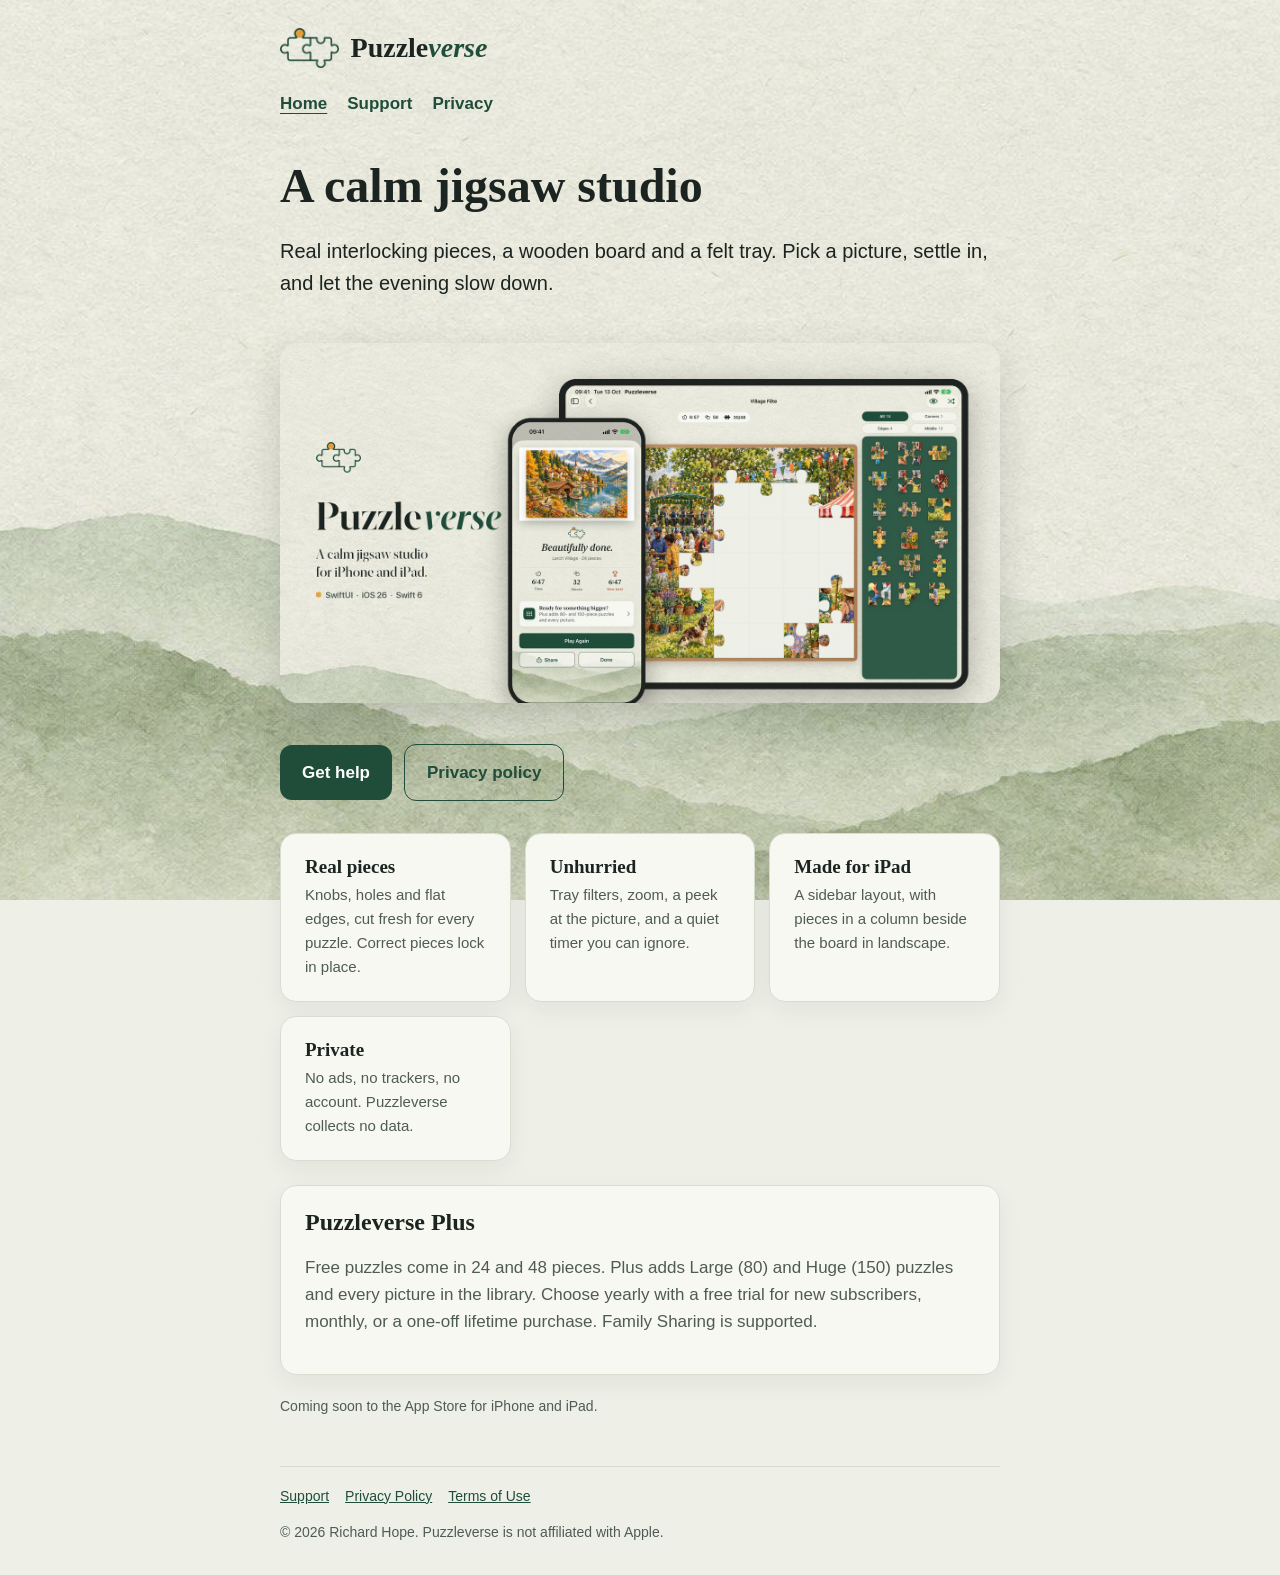
<file: index.html>
<!doctype html>
<html lang="en-GB">
<head>
<meta charset="utf-8">
<meta name="viewport" content="width=device-width, initial-scale=1">
<title>Puzzleverse – a calm jigsaw studio for iPhone and iPad</title>
<meta name="description" content="Puzzleverse is a calm jigsaw studio for iPhone and iPad: real interlocking pieces, a wooden board and no ads.">
<link rel="icon" href="assets/logo.png">
<link rel="stylesheet" href="assets/site.css">
</head>
<body>
<div class="wrap">
<header class="site">
  <a class="brand" href="./"><img src="assets/logo.png" alt=""><span class="wordmark">Puzzle<em>verse</em></span></a>
  <nav class="site" aria-label="Site">
    <a href="./" aria-current="page">Home</a>
    <a href="support.html">Support</a>
    <a href="privacy.html">Privacy</a>
  </nav>
</header>
<main>
<h1>A calm jigsaw studio</h1>
<p class="lead">Real interlocking pieces, a wooden board and a felt tray. Pick a picture, settle in, and let the evening slow down.</p>
<img class="hero-img" src="assets/hero.jpg" alt="Puzzleverse on iPhone and iPad: a finished watercolour puzzle and a puzzle in progress with a side tray of pieces" width="1600" height="800">
<p><a class="button" href="support.html">Get help</a><a class="button secondary" href="privacy.html">Privacy policy</a></p>
<section class="features" aria-label="Features">
  <div class="card"><h3>Real pieces</h3><p>Knobs, holes and flat edges, cut fresh for every puzzle. Correct pieces lock in place.</p></div>
  <div class="card"><h3>Unhurried</h3><p>Tray filters, zoom, a peek at the picture, and a quiet timer you can ignore.</p></div>
  <div class="card"><h3>Made for iPad</h3><p>A sidebar layout, with pieces in a column beside the board in landscape.</p></div>
  <div class="card"><h3>Private</h3><p>No ads, no trackers, no account. Puzzleverse collects no data.</p></div>
</section>
<div class="card">
  <h2 style="margin-top:0">Puzzleverse Plus</h2>
  <p>Free puzzles come in 24 and 48 pieces. Plus adds Large (80) and Huge (150) puzzles and every picture in the library. Choose yearly with a free trial for new subscribers, monthly, or a one-off lifetime purchase. Family Sharing is supported.</p>
</div>
<p class="meta">Coming soon to the App Store for iPhone and iPad.</p>
</main>
<footer class="site">
  <a href="support.html">Support</a><a href="privacy.html">Privacy Policy</a><a href="https://www.apple.com/legal/internet-services/itunes/dev/stdeula/">Terms of Use</a>
  <p>© 2026 Richard Hope. Puzzleverse is not affiliated with Apple.</p>
</footer>
</div>
</body>
</html>
</file>
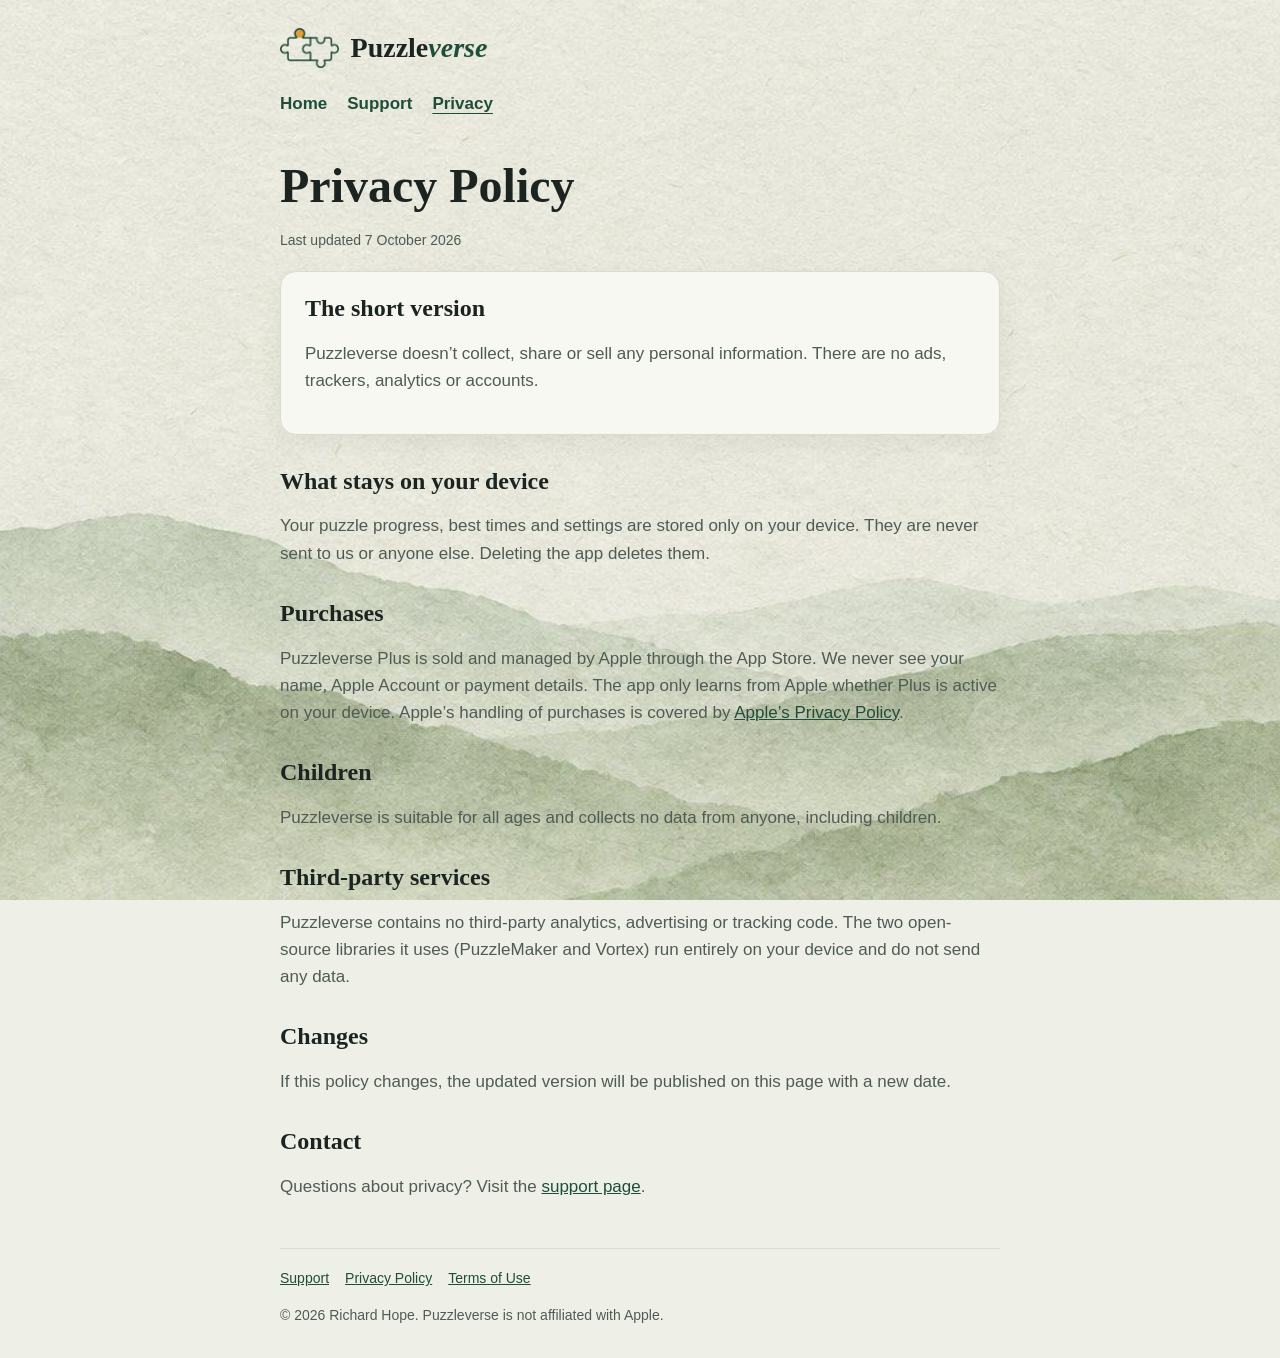
<file: privacy.html>
<!doctype html>
<html lang="en-GB">
<head>
<meta charset="utf-8">
<meta name="viewport" content="width=device-width, initial-scale=1">
<title>Privacy Policy – Puzzleverse</title>
<meta name="description" content="Puzzleverse collects no personal data. No ads, trackers or analytics.">
<link rel="icon" href="assets/logo.png">
<link rel="stylesheet" href="assets/site.css">
</head>
<body>
<div class="wrap">
<header class="site">
  <a class="brand" href="./"><img src="assets/logo.png" alt=""><span class="wordmark">Puzzle<em>verse</em></span></a>
  <nav class="site" aria-label="Site">
    <a href="./">Home</a>
    <a href="support.html">Support</a>
    <a href="privacy.html" aria-current="page">Privacy</a>
  </nav>
</header>
<main>
<h1>Privacy Policy</h1>
<p class="meta">Last updated 7 October 2026</p>
<div class="card">
  <h2 style="margin-top:0">The short version</h2>
  <p>Puzzleverse doesn’t collect, share or sell any personal information. There are no ads, trackers, analytics or accounts.</p>
</div>
<h2>What stays on your device</h2>
<p>Your puzzle progress, best times and settings are stored only on your device. They are never sent to us or anyone else. Deleting the app deletes them.</p>
<h2>Purchases</h2>
<p>Puzzleverse Plus is sold and managed by Apple through the App Store. We never see your name, Apple Account or payment details. The app only learns from Apple whether Plus is active on your device. Apple’s handling of purchases is covered by <a href="https://www.apple.com/legal/privacy/">Apple’s Privacy Policy</a>.</p>
<h2>Children</h2>
<p>Puzzleverse is suitable for all ages and collects no data from anyone, including children.</p>
<h2>Third-party services</h2>
<p>Puzzleverse contains no third-party analytics, advertising or tracking code. The two open-source libraries it uses (PuzzleMaker and Vortex) run entirely on your device and do not send any data.</p>
<h2>Changes</h2>
<p>If this policy changes, the updated version will be published on this page with a new date.</p>
<h2>Contact</h2>
<p>Questions about privacy? Visit the <a href="support.html">support page</a>.</p>
</main>
<footer class="site">
  <a href="support.html">Support</a><a href="privacy.html">Privacy Policy</a><a href="https://www.apple.com/legal/internet-services/itunes/dev/stdeula/">Terms of Use</a>
  <p>© 2026 Richard Hope. Puzzleverse is not affiliated with Apple.</p>
</footer>
</div>
</body>
</html>
</file>
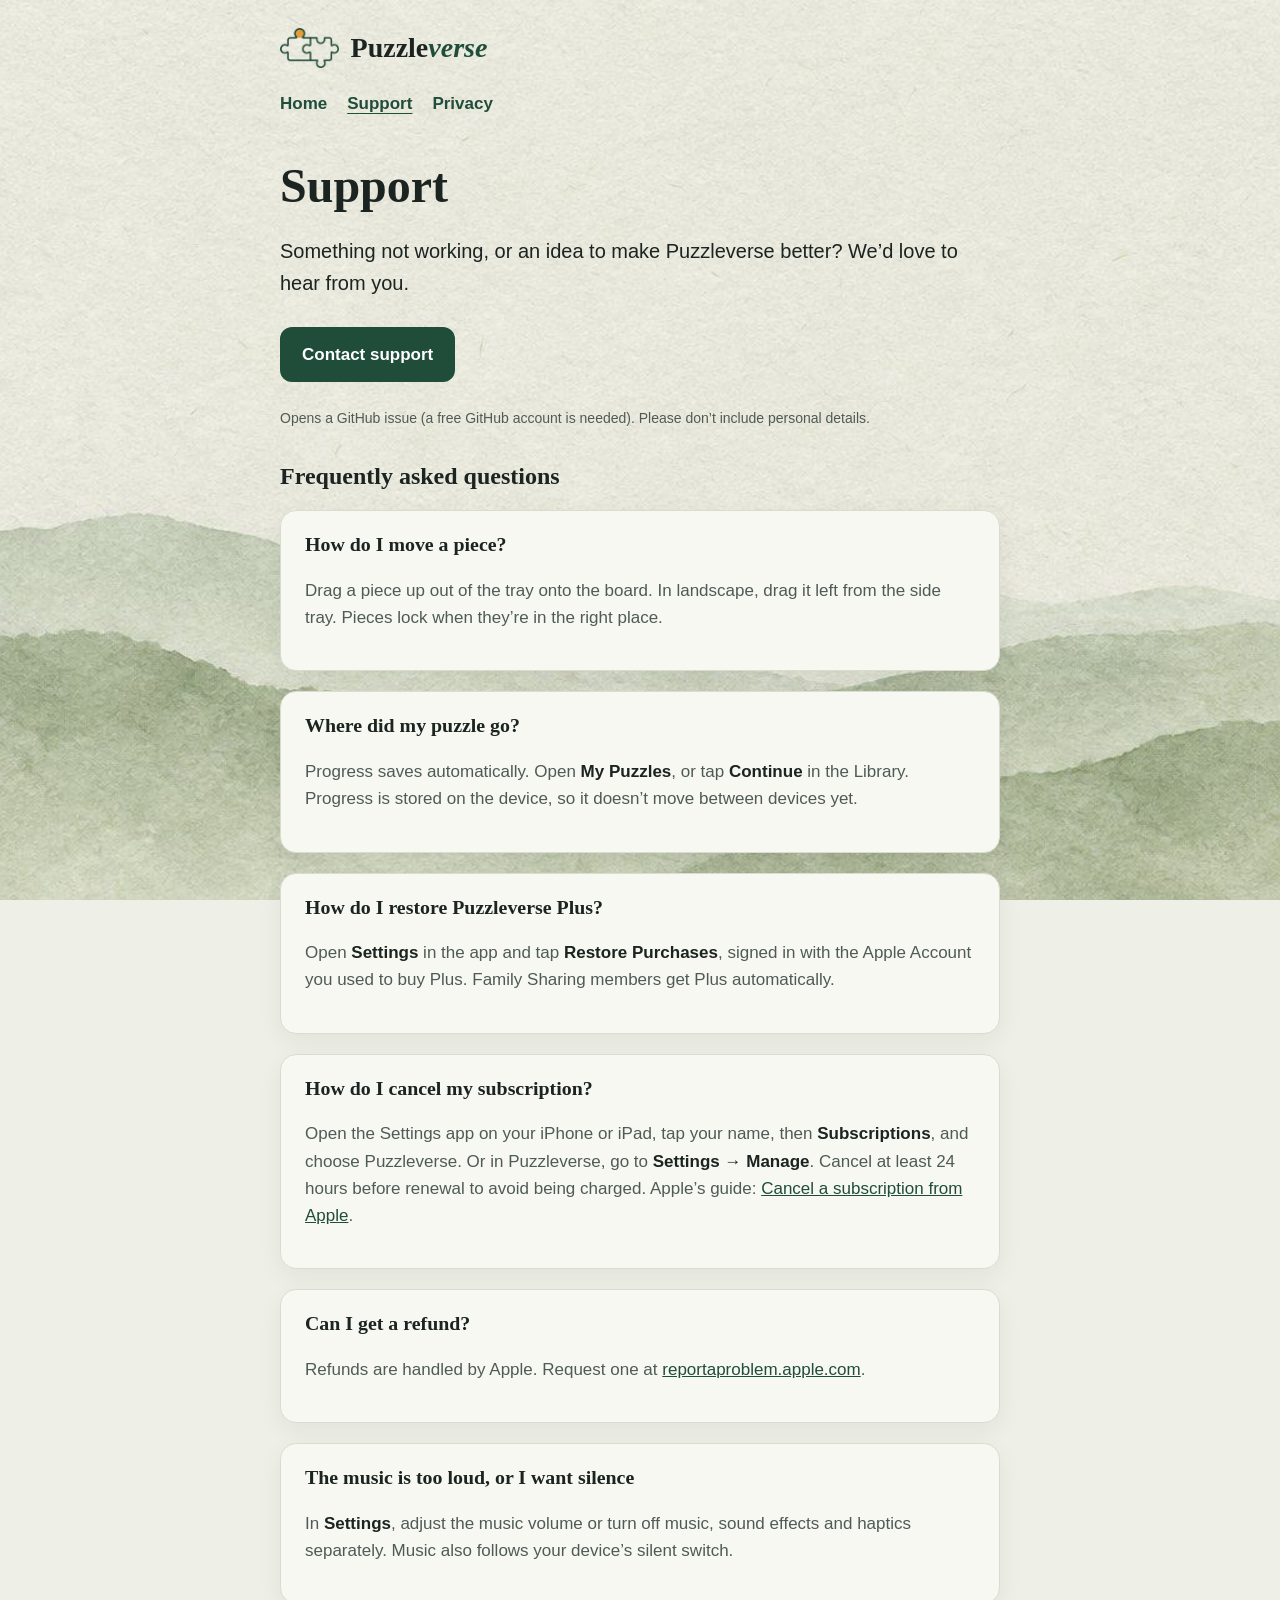
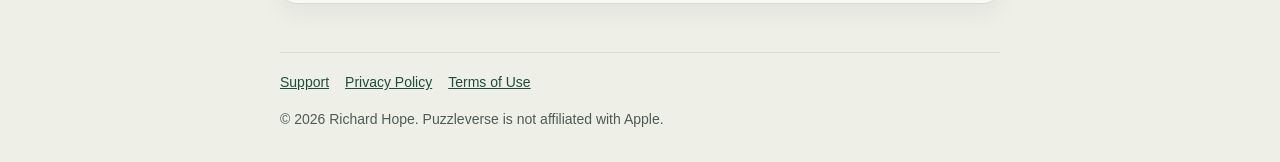
<file: support.html>
<!doctype html>
<html lang="en-GB">
<head>
<meta charset="utf-8">
<meta name="viewport" content="width=device-width, initial-scale=1">
<title>Support – Puzzleverse</title>
<meta name="description" content="Help with Puzzleverse, the calm jigsaw studio for iPhone and iPad.">
<link rel="icon" href="assets/logo.png">
<link rel="stylesheet" href="assets/site.css">
</head>
<body>
<div class="wrap">
<header class="site">
  <a class="brand" href="./"><img src="assets/logo.png" alt=""><span class="wordmark">Puzzle<em>verse</em></span></a>
  <nav class="site" aria-label="Site">
    <a href="./">Home</a>
    <a href="support.html" aria-current="page">Support</a>
    <a href="privacy.html">Privacy</a>
  </nav>
</header>
<main>
<h1>Support</h1>
<p class="lead">Something not working, or an idea to make Puzzleverse better? We’d love to hear from you.</p>
<p><a class="button" href="https://github.com/richiehopedbt/puzzleverse-site/issues/new">Contact support</a></p>
<p class="meta">Opens a GitHub issue (a free GitHub account is needed). Please don’t include personal details.</p>
<h2>Frequently asked questions</h2>
<div class="card">
  <h3 style="margin-top:0">How do I move a piece?</h3>
  <p>Drag a piece up out of the tray onto the board. In landscape, drag it left from the side tray. Pieces lock when they’re in the right place.</p>
</div>
<div class="card">
  <h3 style="margin-top:0">Where did my puzzle go?</h3>
  <p>Progress saves automatically. Open <strong>My Puzzles</strong>, or tap <strong>Continue</strong> in the Library. Progress is stored on the device, so it doesn’t move between devices yet.</p>
</div>
<div class="card">
  <h3 style="margin-top:0">How do I restore Puzzleverse Plus?</h3>
  <p>Open <strong>Settings</strong> in the app and tap <strong>Restore Purchases</strong>, signed in with the Apple Account you used to buy Plus. Family Sharing members get Plus automatically.</p>
</div>
<div class="card">
  <h3 style="margin-top:0">How do I cancel my subscription?</h3>
  <p>Open the Settings app on your iPhone or iPad, tap your name, then <strong>Subscriptions</strong>, and choose Puzzleverse. Or in Puzzleverse, go to <strong>Settings → Manage</strong>. Cancel at least 24 hours before renewal to avoid being charged. Apple’s guide: <a href="https://support.apple.com/en-gb/118428">Cancel a subscription from Apple</a>.</p>
</div>
<div class="card">
  <h3 style="margin-top:0">Can I get a refund?</h3>
  <p>Refunds are handled by Apple. Request one at <a href="https://reportaproblem.apple.com">reportaproblem.apple.com</a>.</p>
</div>
<div class="card">
  <h3 style="margin-top:0">The music is too loud, or I want silence</h3>
  <p>In <strong>Settings</strong>, adjust the music volume or turn off music, sound effects and haptics separately. Music also follows your device’s silent switch.</p>
</div>
</main>
<footer class="site">
  <a href="support.html">Support</a><a href="privacy.html">Privacy Policy</a><a href="https://www.apple.com/legal/internet-services/itunes/dev/stdeula/">Terms of Use</a>
  <p>© 2026 Richard Hope. Puzzleverse is not affiliated with Apple.</p>
</footer>
</div>
</body>
</html>
</file>
<file: assets/site.css>
:root {
  --linen: #EEF0E8; --paper: #F8F8F3; --pine: #1F4D3A; --saffron: #E9A23B;
  --ink: #1B2420; --muted: #4F5B55; --hairline: #D9DDD0;
}
* { box-sizing: border-box; }
html { -webkit-text-size-adjust: 100%; }
body {
  margin: 0; color: var(--ink); background: var(--linen) url("paper.jpg") center bottom / cover fixed;
  font: 17px/1.6 -apple-system, BlinkMacSystemFont, "SF Pro Text", "Helvetica Neue", Arial, sans-serif;
}
.wrap { max-width: 760px; margin: 0 auto; padding: 0 20px; }
header.site { padding: 28px 0 8px; }
header.site a.brand { display: inline-flex; align-items: center; gap: 12px; text-decoration: none; color: var(--ink); }
header.site img { height: 40px; width: auto; }
.wordmark { font: 600 28px/1 "New York", "Iowan Old Style", Georgia, serif; }
.wordmark em { color: var(--pine); }
nav.site { display: flex; gap: 20px; flex-wrap: wrap; margin-top: 14px; font-weight: 600; }
nav.site a { color: var(--pine); text-decoration: none; }
nav.site a:hover, nav.site a[aria-current="page"] { text-decoration: underline; text-underline-offset: 4px; }
h1, h2, h3 { font-family: "New York", "Iowan Old Style", Georgia, serif; font-weight: 600; line-height: 1.2; }
h1 { font-size: clamp(34px, 6vw, 48px); margin: 32px 0 8px; }
h2 { font-size: 24px; margin: 32px 0 6px; }
p, li { color: var(--muted); }
strong { color: var(--ink); }
a { color: var(--pine); }
.card {
  background: var(--paper); border: 1px solid var(--hairline); border-radius: 16px;
  padding: 22px 24px; margin: 20px 0; box-shadow: 0 8px 24px rgba(27,36,32,.06);
}
.hero-img { width: 100%; height: auto; border-radius: 18px; margin: 24px 0 8px; box-shadow: 0 16px 40px rgba(27,36,32,.16); }
.lead { font-size: 20px; color: var(--ink); }
.button {
  display: inline-block; background: var(--pine); color: #fff; text-decoration: none; font-weight: 600;
  padding: 14px 22px; border-radius: 12px; margin: 8px 12px 8px 0;
}
.button.secondary { background: transparent; color: var(--pine); border: 1px solid var(--pine); }
.features { display: grid; grid-template-columns: repeat(auto-fit, minmax(210px, 1fr)); gap: 14px; margin: 24px 0; }
.features .card { margin: 0; }
.features h3 { margin: 0 0 4px; font-size: 19px; }
.features p { margin: 0; font-size: 15px; }
.app-icon { width: 96px; height: 96px; border-radius: 22px; box-shadow: 0 8px 20px rgba(27,36,32,.2); }
.meta { font-size: 14px; color: var(--muted); }
footer.site { margin: 48px 0 32px; padding-top: 18px; border-top: 1px solid var(--hairline); font-size: 14px; color: var(--muted); }
footer.site a { margin-right: 16px; }
</file>
